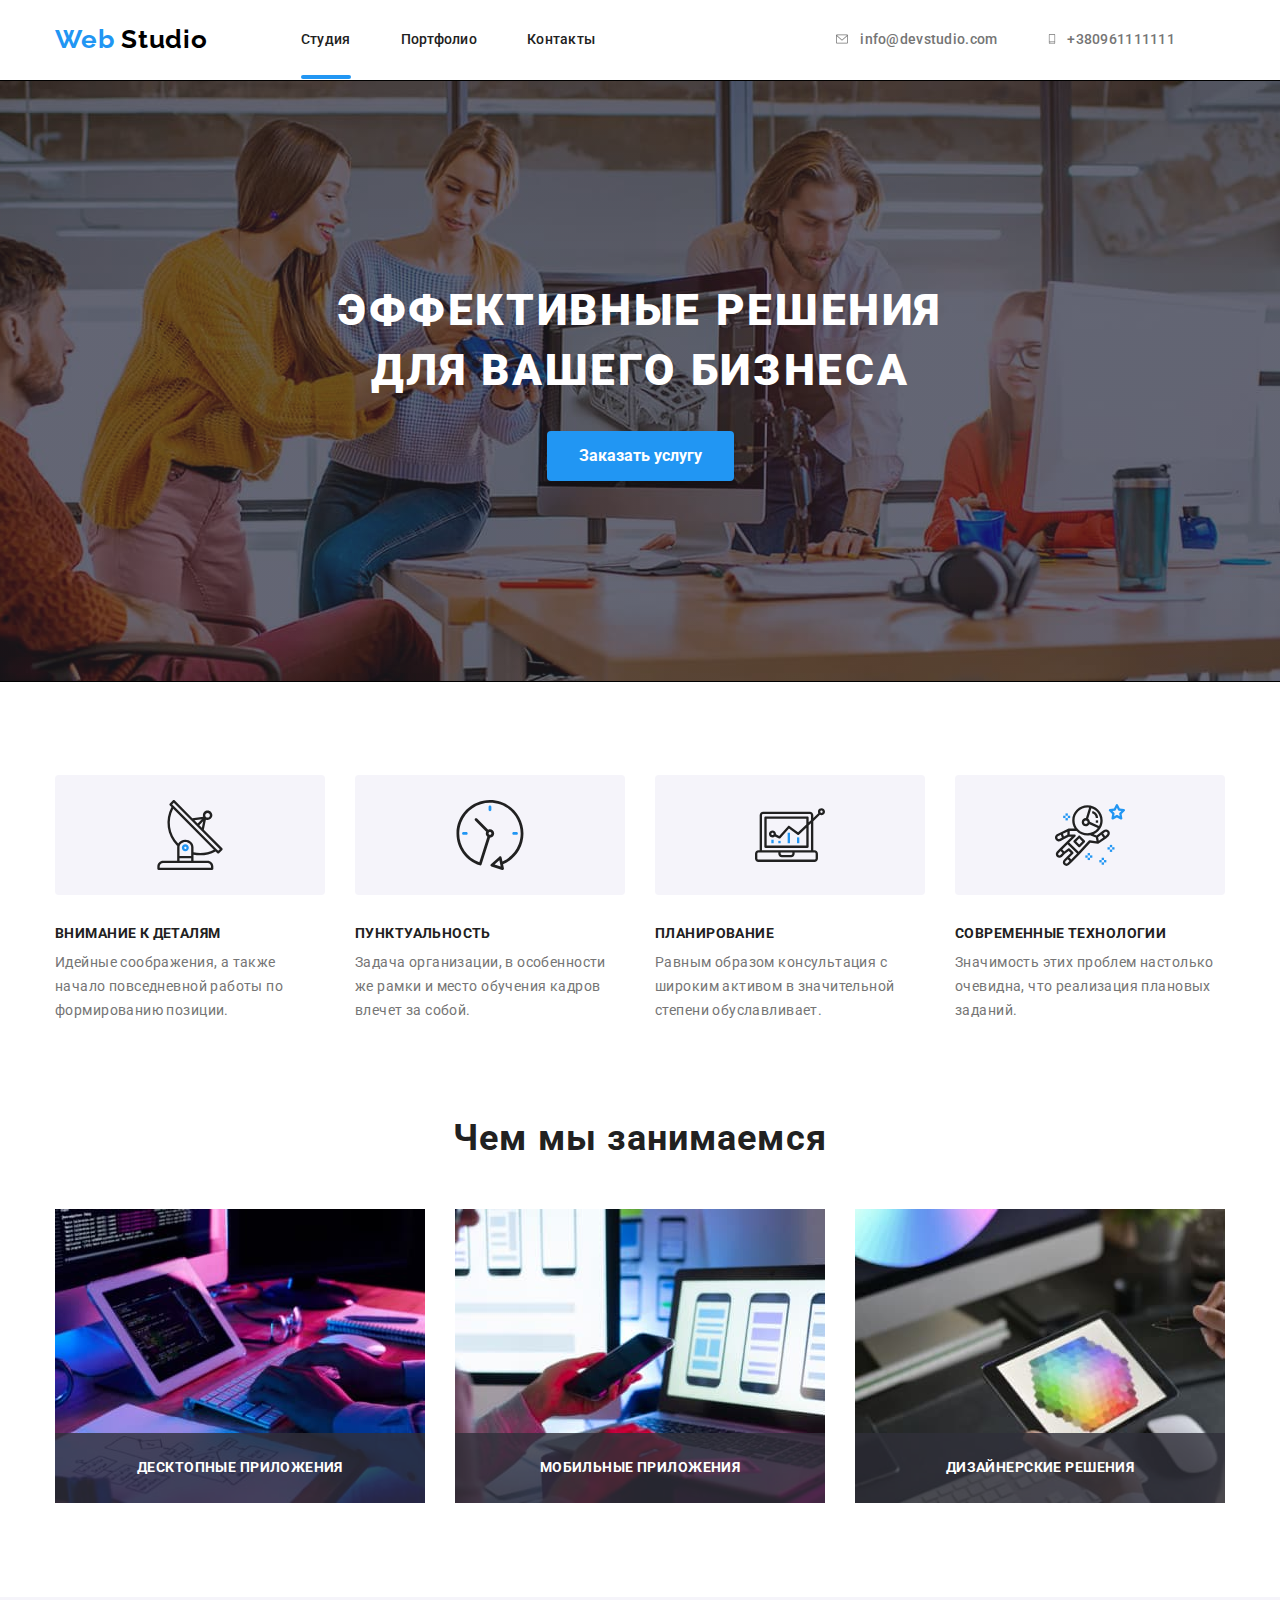
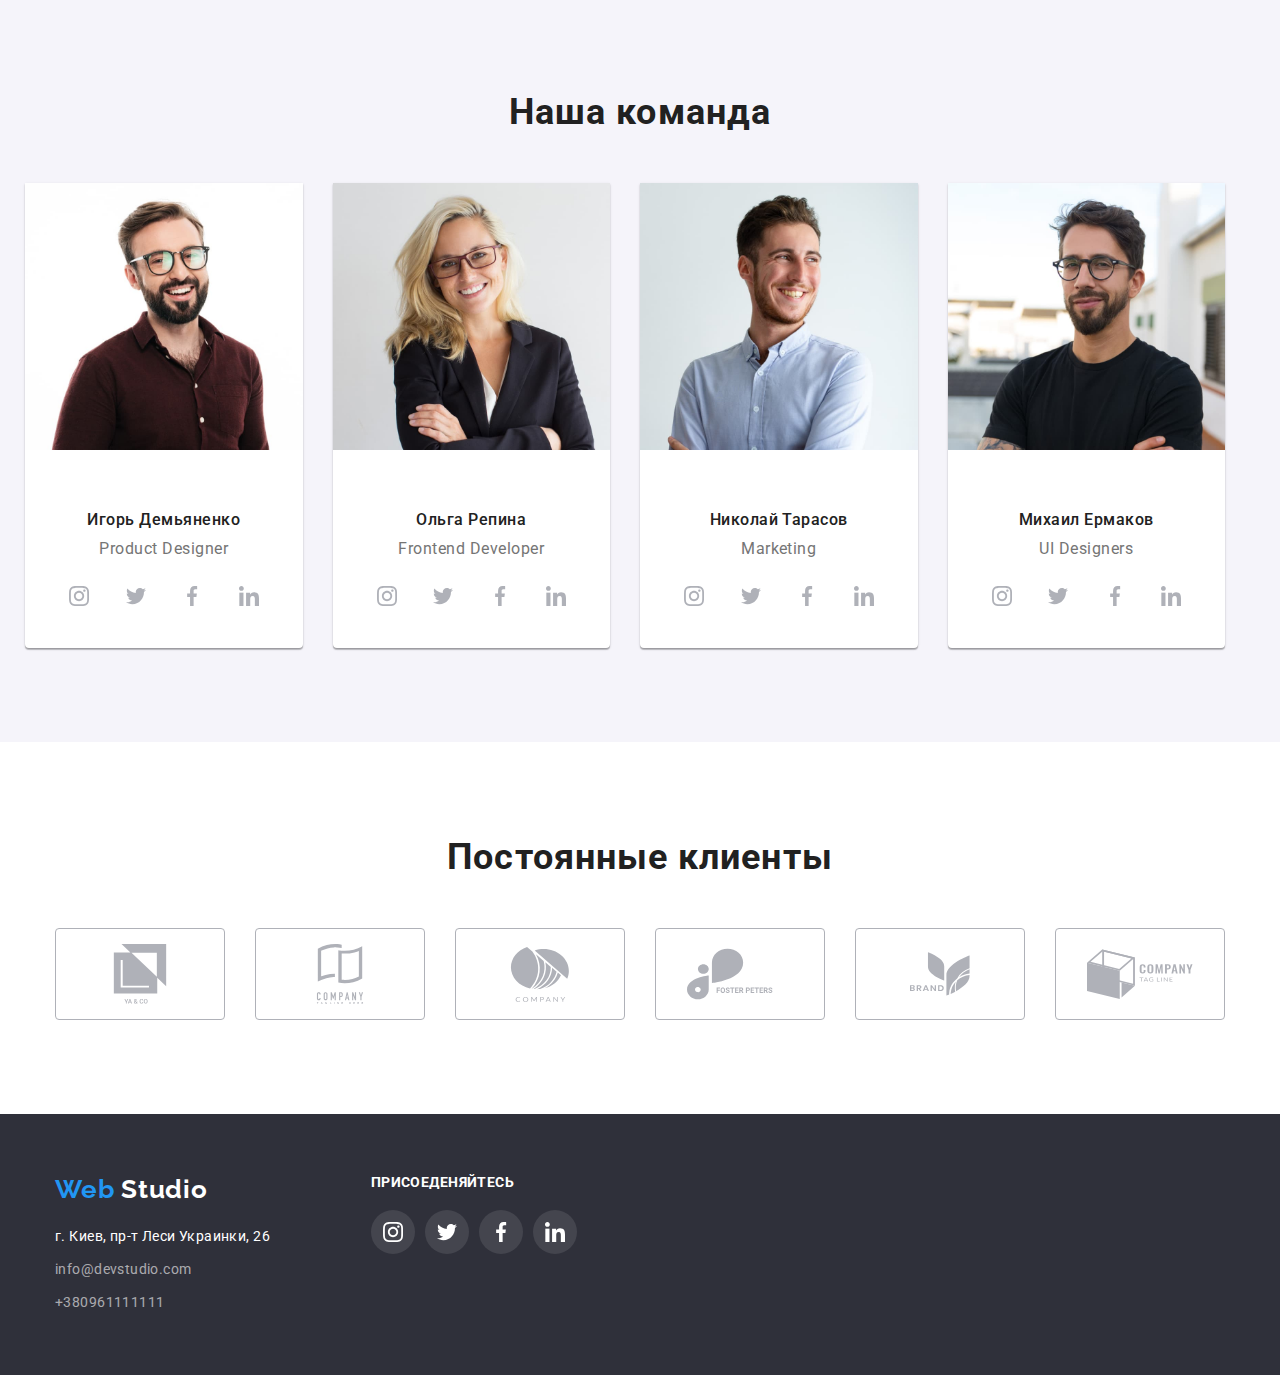
<file: index.html>
<!DOCTYPE html>
<html lang="ru">

<head>
    <meta charset="UTF-8">
    <meta http-equiv="X-UA-Compatible" content="IE=edge">
    <meta name="viewport" content="width=device-width, initial-scale=1.0">
    <title>goit-markup-hw-04</title>
    <link rel="stylesheet" href="./css/modern-normalize.css">
    <link rel="preconnect" href="https://fonts.gstatic.com">
    <link href="https://fonts.googleapis.com/css2?family=Raleway:wght@700&family=Roboto:ital,wght@0,400;0,700;0,900;1,500&display=swap" 
     rel="stylesheet">   
    <link rel="stylesheet" href="./css/style.css">
</head>
<body>

<template class="my-icons"> 
    <svg class="icons"> 
        <use href=""> </use>
    </svg>
</template>
   
<!-- шапка сайта-->
    <header class="header">
       
        <nav>
            <div class="container">
                <a href="#" class="logo"> <span class="web"> Web </span>Studio </a>
                <ul class="navigation-header">
                    <li class="navigation"><a href="./index.html" class="navigation-link current "> Студия </a></li>
                    <li class="navigation"> <a href="./portfolio.html" class="navigation-link"> Портфолио </a></li>
                    <li class="navigation"><a href="#contact" class="navigation-link"> Контакты </a></li>
                </ul>

                <ul class="media-header">
                    <li class="media-list ">
                        <a class="media-list-link" href="mail:info@devstudio.com"  > 
                            <svg class="media-list-mail-icon" wigth="16" heigth="12">
                                <use href="./image/sprite.svg#icon-email"></use>
                            </svg>
                        info@devstudio.com
                        </a>
                    </li>
                    <li class="media-list ">
                        <a class="media-list-link"  href="tel:+380961111111" > 
                            <svg  class="media-list-tel-icon" wigth="10" heigth="16">
                                <use href="./image/sprite.svg#icon-smartphone"></use>
                            </svg> +380961111111 
                        </a>
                    </li>
                </ul>
            </div>
        </nav>
    </header>
    <main>
        <!-- мой контент-->
        <section class="hero">
            <div class="overlay">
                <div class="container overlay-hero">
                    <h1 class="hero-content"> Эффективные решения <br /> для вашего бизнеса </h1>
                    <button type="button" class="service" data-modal-open> Заказать услугу </button>
                </div>
            </div>
        </section>


        <!-- наши достоинства-->
        <section class="about">
            <div class="container">
                <ul class="my-working">
                    <li class="my-working-text">
                        <h3 class="text"> Внимание к деталям </h3>
                        <p class="post-text"> Идейные соображения, а также начало повседневной работы по формированию
                            позиции.</p>
                    </li>
                    <li class="my-working-text">
                        <h3 class="text"> Пунктуальность </h3>
                        <p class="post-text"> Задача организации, в особенности же рамки и место обучения кадров влечет
                            за собой.</p>
                    </li>
                    <li class="my-working-text">
                        <h3 class="text"> Планирование </h3>
                        <p class="post-text"> Равным образом консультация с широким активом в значительной степени
                            обуславливает.</p>
                    </li>
                    <li class="my-working-text">
                        <h3 class="text"> Современные технологии </h3>
                        <p class="post-text"> Значимость этих проблем настолько очевидна, что реализация плановых
                            заданий.</p>
                    </li>
                </ul>
            </div>
        </section>
        <!-- чем мы занимаемся-->
        <section class="about-section">
            <div class="container">
                <h2 class="title"> Чем мы занимаемся </h2>
                <ul class="working-title">
                    <li class="working-title-foto"><img src="./image/box1.jpg" alt="планшет и клавиатура" width="370">
                    <h3 class="working-title-text"> ДЕСКТОПНЫЕ ПРИЛОЖЕНИЯ </h3>
                </li>
                    <li class="working-title-foto"><img src="./image/box2.jpg" alt="ноутбук и телефон" width="370">
                    <h3 class="working-title-text"> МОБИЛЬНЫЕ ПРИЛОЖЕНИЯ </h3>
                </li>
                    <li class="working-title-foto"><img src="./image/box3.jpg" alt="планшет" width="370"> 
                    <h3 class="working-title-text"> ДИЗАЙНЕРСКИЕ РЕШЕНИЯ </h3>
                </li>
                </ul>
            </div>
        </section>
        <!-- наша команда-->
        <section class="my-comands">
            <div class="container">
                <h2 class="title"> Наша команда </h2>
                <ul class="working-comands link">
                    <li class="foto-people">
                        <img src="./image/img4.jpg" alt="photo" width="270">
                        <div class="comands-item">
                            <h3 class="name-people"> Игорь Демьяненко </h3>
                            <p class="profession"> Product Designer</p>
                            <ul class="social-list">
                                <li class="social-list-item">
                                    <a href="" class="social-list-link">
                                        <svg class="social-list-icon">
                                            <use href="./image/sprite.svg#icon-instagram"></use>
                                        </svg>
                                    </a>
                                </li>
                                <li class="social-list-item">
                                    <a href="" class="social-list-link">
                                        <svg class="social-list-icon">
                                            <use href="./image/sprite.svg#icon-twitter"></use>
                                        </svg>
                                    </a>
                                </li>
                                <li class="social-list-item">
                                    <a href="" class="social-list-link">
                                        <svg class="social-list-icon">
                                            <use href="./image/sprite.svg#icon-facebook"></use>
                                        </svg>
                                    </a>
                                </li>
                                <li class="social-list-item">
                                    <a href="" class="social-list-link">
                                        <svg class="social-list-icon">
                                            <use href="./image/sprite.svg#icon-linkedin"></use>
                                        </svg>
                                    </a>
                                </li>
                            </ul>
                        </div>
                    </li>
                    <li class="foto-people">
                        <img src="./image/img1.jpg" alt="photo" width="270">
                        <div class="comands-item">
                            <h3 class="name-people"> Ольга Репина </h3>
                            <p class="profession"> Frontend Developer</p>
                            <ul class="social-list">
                                <li class="social-list-item">
                                    <a href="" class="social-list-link">
                                        <svg class="social-list-icon">
                                            <use href="./image/sprite.svg#icon-instagram"></use>
                                        </svg>
                                    </a>
                                </li>
                                <li class="social-list-item">
                                    <a href="" class="social-list-link">
                                        <svg class="social-list-icon">
                                            <use href="./image/sprite.svg#icon-twitter"></use>
                                        </svg>
                                    </a>
                                </li>
                                <li class="social-list-item">
                                    <a href="" class="social-list-link">
                                        <svg class="social-list-icon">
                                            <use href="./image/sprite.svg#icon-facebook"></use>
                                        </svg>
                                    </a>
                                </li>
                                <li class="social-list-item">
                                    <a href="" class="social-list-link">
                                        <svg class="social-list-icon">
                                            <use href="./image/sprite.svg#icon-linkedin"></use>
                                        </svg>
                                    </a>
                                </li>
                            </ul>
                        </div>
                    </li>
                    <li class="foto-people">
                        <img src="./image/img2.jpg" alt="photo" width="270">
                        <div class="comands-item">
                            <h3 class="name-people"> Николай Тарасов </h3>
                            <p class="profession"> Marketing </p>
                            <ul class="social-list">
                                <li class="social-list-item">
                                    <a href="" class="social-list-link">
                                        <svg class="social-list-icon">
                                            <use href="./image/sprite.svg#icon-instagram"></use>
                                        </svg>
                                    </a>
                                </li>
                                <li class="social-list-item">
                                    <a href="" class="social-list-link">
                                        <svg class="social-list-icon">
                                            <use href="./image/sprite.svg#icon-twitter"></use>
                                        </svg>
                                    </a>
                                </li>
                                <li class="social-list-item">
                                    <a href="" class="social-list-link">
                                        <svg class="social-list-icon">
                                            <use href="./image/sprite.svg#icon-facebook"></use>
                                        </svg>
                                    </a>
                                </li>
                                <li class="social-list-item">
                                    <a href="" class="social-list-link">
                                        <svg class="social-list-icon">
                                            <use href="./image/sprite.svg#icon-linkedin"></use>
                                        </svg>
                                    </a>
                                </li>
                            </ul>
                        </div>
                    </li>
                    <li class="foto-people">
                        <img src="./image/img3.jpg" alt="photo" width="270">
                        <div class="comands-item">
                            <h3 class="name-people"> Михаил Ермаков </h3>
                            <p class="profession"> UI Designers </p>
                            <ul class="social-list">
                                <li class="social-list-item">
                                    <a href="" class="social-list-link">
                                        <svg class="social-list-icon">
                                            <use href="./image/sprite.svg#icon-instagram"></use>
                                        </svg>
                                    </a>
                                </li>
                                <li class="social-list-item">
                                    <a href="" class="social-list-link">
                                        <svg class="social-list-icon">
                                            <use href="./image/sprite.svg#icon-twitter"></use>
                                        </svg>
                                    </a>
                                </li>
                                <li class="social-list-item">
                                    <a href="" class="social-list-link">
                                        <svg class="social-list-icon">
                                            <use href="./image/sprite.svg#icon-facebook"></use>
                                        </svg>
                                    </a>
                                </li>
                                <li class="social-list-item">
                                    <a href="" class="social-list-link">
                                        <svg class="social-list-icon">
                                            <use href="./image/sprite.svg#icon-linkedin"></use>
                                        </svg>
                                    </a>
                                </li>
                            </ul>
                        </div>
                    </li>
                </ul>
            </div>
        </section>
    <!-- clients-->
        <section class="clients">
            <div class="container"> 
            <h2 class="title title-clients"> Постоянные клиенты </h2>
                <ul class="clients-list">
                    <li class="clients-list-item">
                        <a href="" class="clients-list-link ">
                            <svg class="clients-list-icon"  >
                                <use href="./image/sprite.svg#icon-ya-co"></use>
                            </svg>
                        </a>
                    </li>
                    <li class="clients-list-item">
                        <a href="" class="clients-list-link ">
                            <svg class="clients-list-icon" >
                                <use href="./image/sprite.svg#icon-company1"></use>
                            </svg>
                        </a>
                    </li>
                    <li class="clients-list-item">
                        <a href="" class="clients-list-link ">
                            <svg class="clients-list-icon"  >
                                <use href="./image/sprite.svg#icon-company2" ></use>
                            </svg>
                        </a>
                    </li>
                    <li class="clients-list-item">
                        <a href="" class="clients-list-link ">
                            <svg class="clients-list-icon" >
                                <use href="./image/sprite.svg#icon-foster" ></use>
                            </svg>
                        </a>
                    </li>
                    <li class="clients-list-item">
                        <a href="" class="clients-list-link ">
                            <svg class="clients-list-icon" >
                                <use href="./image/sprite.svg#icon-brand" ></use>
                            </svg>
                        </a>
                    </li>
                    <li class="clients-list-item">
                        <a href="" class="clients-list-link ">
                            <svg class="clients-list-icon ">
                                <use href="./image/sprite.svg#icon-company3" ></use>
                            </svg>
                        </a>
                    </li>
                </ul>
            </div>
        </section>
    </main>

    <footer id="contact" class="contacts">
         <div class="footer-container container"> 
            <div class="adress-container">
                <a href="./index.html" class="logo"> <span class="web"> Web </span> <span class="studio"> Studio </span></a>
                <address>
                    <ul class="adress">
                        <li> <a href="https://goo.gl/maps/ESSd1pkrP5yE3eQQ7" class="adress-list"> г. Киев, пр-т Леси
                                Украинки, 26 </a>
                        </li>
                        <li><a href="mail:info@devstudio.com" class="mail-list"> info@devstudio.com </a></li>
                        <li><a href="tel:+380961111111" class="tel-list">+380961111111</a></li>
                    </ul>
                </address>
            </div>
            <div class="footer-social">
                    <p class="footer-title">ПРИСОЕДЕНЯЙТЕСЬ</p> 
                    <ul class="social-list-footer">
                        <li class="social-list-item-footer">
                            <a href="" class="social-list-link-footer">
                                <svg class="social-list-icon-footer">
                                    <use href="./image/sprite.svg#icon-instagram"></use>
                                </svg>
                            </a>
                        </li>
                        <li class="social-list-item-footer">
                            <a href="" class="social-list-link-footer">
                                <svg class="social-list-icon-footer">
                                    <use href="./image/sprite.svg#icon-twitter"></use>
                                </svg>
                            </a>
                        </li>
                        <li class="social-list-item-footer">
                            <a href="" class="social-list-link-footer">
                                <svg class="social-list-icon-footer">
                                    <use href="./image/sprite.svg#icon-facebook"></use>
                                </svg>
                            </a>
                        </li>
                        <li class="social-list-item-footer">
                            <a href="" class="social-list-link-footer">
                                <svg class="social-list-icon-footer">
                                    <use href="./image/sprite.svg#icon-linkedin"></use>
                                </svg>
                            </a>
                        </li>
                    </ul>
                
                
            </div>
            
        </div>

    </footer>

<div class="backdrop is-hidden" data-modal> 
    <div class="modal">
        <button type="button" class="close-btn" data-modal-close> 
            <svg class="close">
                <use href="./image/sprite.svg#icon-vector"> </use>
            </svg> 
        </button>
    </div>

</div>

<script src="./js/modal.js"></script>

</body>

</html>

</html>
</file>
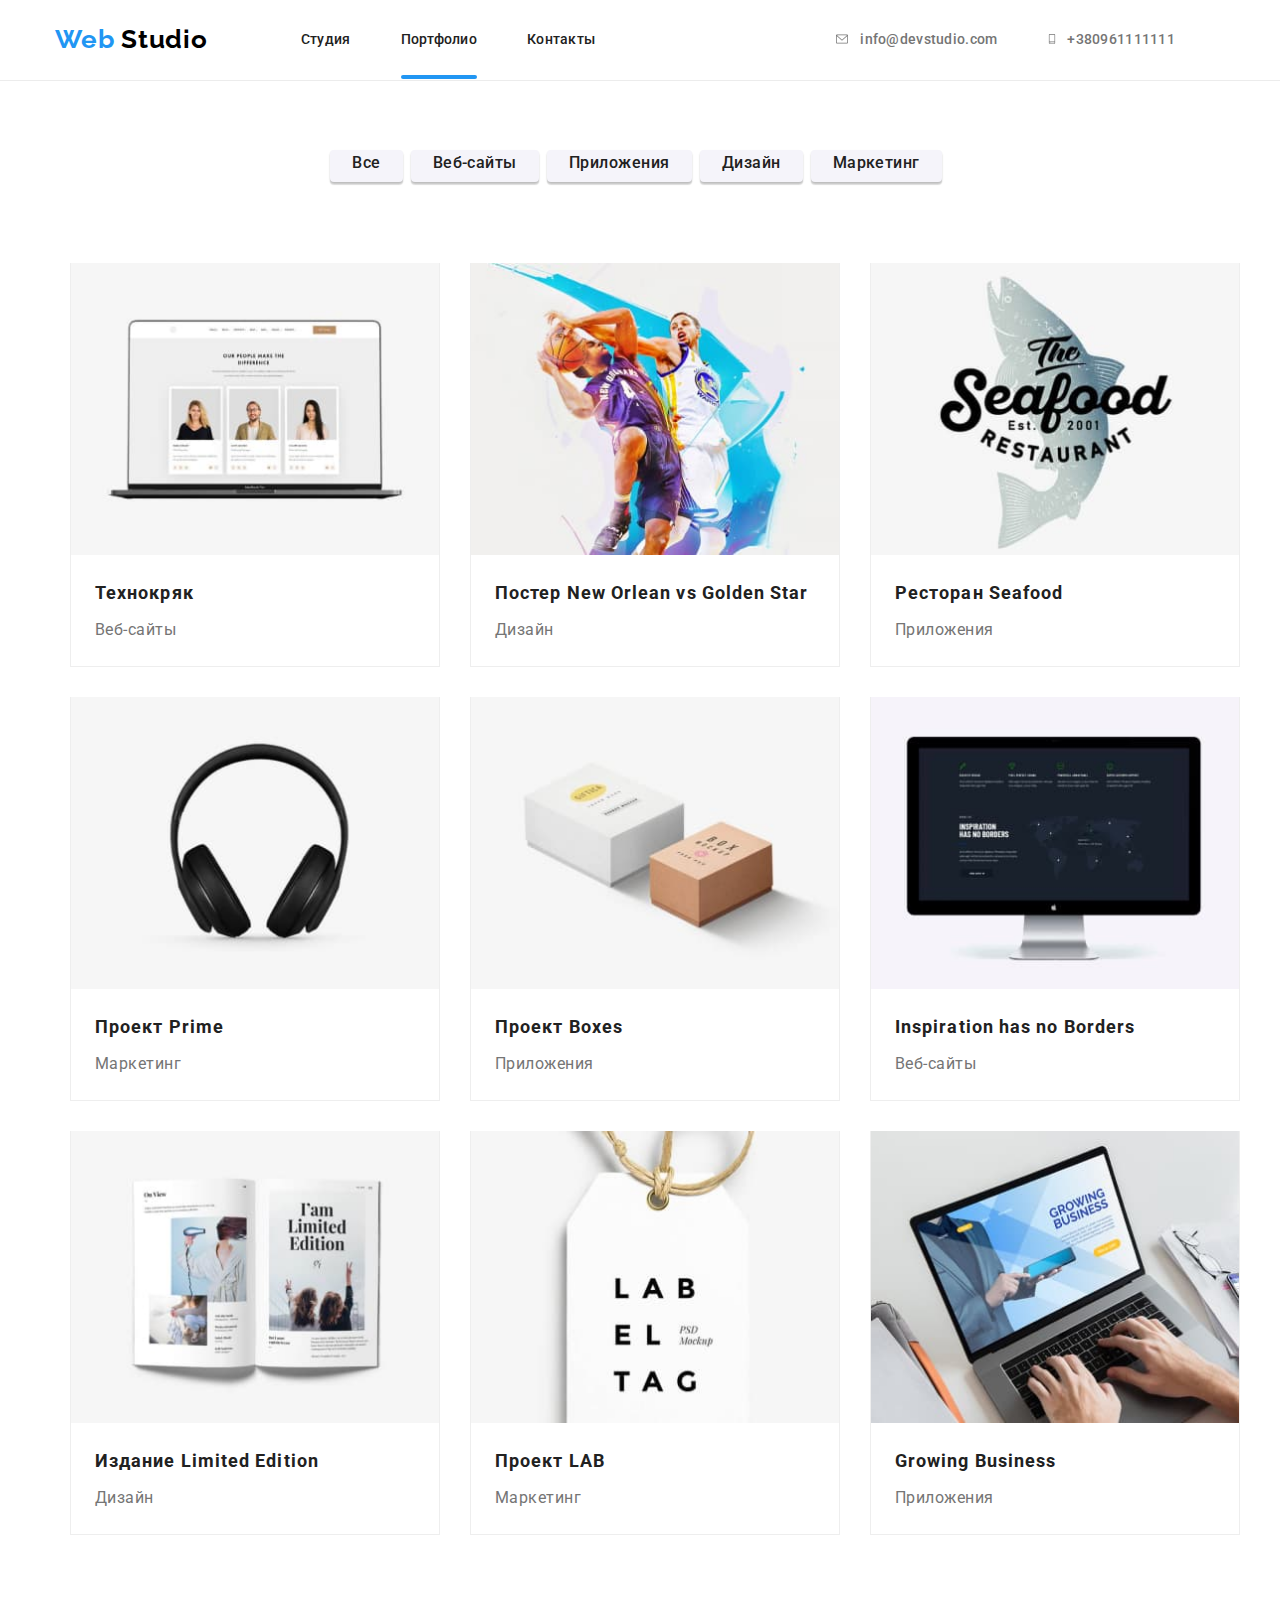
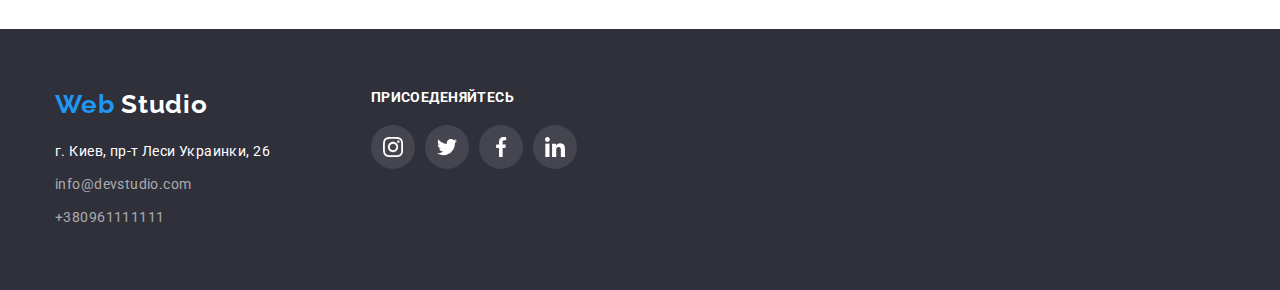
<file: portfolio.html>
<!DOCTYPE html>
<html lang="ru">

<head>
    <meta charset="UTF-8">
    <meta http-equiv="X-UA-Compatible" content="IE=edge">
    <meta name="viewport" content="width=device-width, initial-scale=1.0">
    <title>goit-markup-hw-04</title>
    <link rel="stylesheet" href="./css/modern-normalize.css">
    <link rel="preconnect" href="https://fonts.gstatic.com">
    <link href="https://fonts.googleapis.com/css2?family=Raleway:wght@700&family=Roboto:ital,wght@0,400;0,700;0,900;1,500&display=swap" rel="stylesheet">
    <link rel="stylesheet" href="./css/style.css">

</head>

<body>
<header class="header">

    <nav>
        <div class="container">
            <a href="#" class="logo"> <span class="web"> Web </span>Studio </a>
            <ul class="navigation-header">
                <li class="navigation"><a href="./index.html" class="navigation-link"> Студия </a></li>
                <li class="navigation"> <a href="./portfolio.html" class="navigation-link current"> Портфолио </a></li>
                <li class="navigation"><a href="#contact" class="navigation-link"> Контакты </a></li>
            </ul>

            <ul class="media-header">
                <li class="media-list ">
                    <a class="media-list-link" href="mail:info@devstudio.com">
                        <svg class="media-list-mail-icon" wigth="16" heigth="12">
                            <use href="./image/sprite.svg#icon-email"></use>
                        </svg>
                        info@devstudio.com
                    </a>
                </li>
                <li class="media-list ">
                    <a class="media-list-link" href="tel:+380961111111">
                        <svg class="media-list-tel-icon" wigth="10" heigth="16">
                            <use href="./image/sprite.svg#icon-smartphone"></use>
                        </svg> +380961111111
                    </a>
                </li>
            </ul>
        </div>
    </nav>
</header>

    <main>
        <!--кнопки навигации-->
        <section class="portfolio-section">

            <h1 class=" project"> Проeкты </h1>


            <ul class="sign-link-btn">
                <li> <button type="button" class="sign-link"> Все </button></li>
                <li> <button type="button" class="sign-link"> Веб-сайты </button></li>
                <li> <button type="button" class="sign-link"> Приложения </button></li>
                <li> <button type="button" class="sign-link"> Дизайн </button></li>
                <li> <button type="button" class="sign-link"> Маркетинг </button></li>
            </ul>




            <!-- портфолио-->
        <div class=" ">
            <ul class="portfolio">        
                <li class="portfolio-list-list">
                    <a href="./" class="portfolio-list">
                        <div class="team-portfolio-img"><img class="portfilio-img" src="./image/portfolio/portfolio1.jpg" alt="photo" width="370">
                        <p class="overlay-portfolio"> Технокряк это современная площадка распространения коронавируса. Компании используют эту платформу для цифрового
                        шпионажа и атак на защищённые сервера конкурентов.</p>
                        </div>
                        <div class="portfolio-item">
                            <h2 class="portfolio-name"> Технокряк </h2>
                            <p class="portfolio-nav"> Веб-сайты </p>
                        </div>
                    </a>
                </li>
                <li class="portfolio-list-list">
                    <a href="./" class="portfolio-list">
                        <div class="team-portfolio-img"><img class="portfilio-img" src="./image/portfolio/portfolio2.jpg" alt="photo" width="370">
                            <p class="overlay-portfolio"> Технокряк это современная площадка распространения коронавируса. Компании используют эту
                                платформу для цифрового
                                шпионажа и атак на защищённые сервера конкурентов.</p>
                            </div>
                            <div class="portfolio-item">
                            <h2 class="portfolio-name"> Постер New Orlean vs Golden Star </h2>
                            <p class="portfolio-nav"> Дизайн </p>
                        </div>
                    </a>
                </li>
                <li class="portfolio-list-list">
                    <a href="./" class="portfolio-list">
                        <div class="team-portfolio-img"><img class="portfilio-img" src="./image/portfolio/portfolio3.jpg" alt="photo" width="370">
                            <p class="overlay-portfolio"> Технокряк это современная площадка распространения коронавируса. Компании используют эту
                                платформу для цифрового
                                шпионажа и атак на защищённые сервера конкурентов.</p>
                            </div>
                            <div class="portfolio-item">
                            <h2 class="portfolio-name"> Ресторан Seafood </h2>
                            <p class="portfolio-nav"> Приложения </p>
                        </div>
                    </a>
                </li>
                <li class="portfolio-list-list">
                    <a href="./" class="portfolio-list">
                        <div class="team-portfolio-img"><img class="portfilio-img" src="./image/portfolio/portfolio4.jpg" alt="photo" width="370">
                            <p class="overlay-portfolio"> Технокряк это современная площадка распространения коронавируса. Компании используют эту
                                платформу для цифрового
                                шпионажа и атак на защищённые сервера конкурентов.</p>
                            </div>
                            <div class="portfolio-item">
                            <h2 class="portfolio-name"> Проект Prime </h2>
                            <p class="portfolio-nav"> Маркетинг </p>
                        </div>
                    </a>
                </li>
                <li class="portfolio-list-list">
                    <a href="./" class="portfolio-list">
                        <div class="team-portfolio-img"><img class="portfilio-img" src="./image/portfolio/portfolio5.jpg" alt="photo" width="370">
                            <p class="overlay-portfolio"> Технокряк это современная площадка распространения коронавируса. Компании используют эту
                                платформу для цифрового
                                шпионажа и атак на защищённые сервера конкурентов.</p>
                            </div>
                            <div class="portfolio-item">
                            <h2 class="portfolio-name"> Проект Boxes </h2>
                            <p class="portfolio-nav"> Приложения </p>
                        </div>
                    </a>
                </li>
                <li class="portfolio-list-list">
                    <a href="./" class="portfolio-list">
                        <div class="team-portfolio-img"><img class="portfilio-img" src="./image/portfolio/portfolio6.jpg" alt="photo" width="370">
                            <p class="overlay-portfolio"> Технокряк это современная площадка распространения коронавируса. Компании используют эту
                                платформу для цифрового
                                шпионажа и атак на защищённые сервера конкурентов.</p>
                            </div>
                            <div class="portfolio-item">
                            <h2 class="portfolio-name"> Inspiration has no Borders </h2>
                            <p class="portfolio-nav"> Веб-сайты </p>
                        </div>
                    </a>

                </li>
                <li class="portfolio-list-list">
                    <a href="./" class="portfolio-list">
                        <div class="team-portfolio-img"><img class="portfilio-img" src="./image/portfolio/portfolio7.jpg" alt="photo" width="370">
                            <p class="overlay-portfolio"> Технокряк это современная площадка распространения коронавируса. Компании используют эту
                                платформу для цифрового
                                шпионажа и атак на защищённые сервера конкурентов.</p>
                            </div>
                            <div class="portfolio-item">
                            <h2 class="portfolio-name"> Издание Limited Edition </h2>
                            <p class="portfolio-nav"> Дизайн </p>
                        </div>
                    </a>
                </li>
                <li class="portfolio-list-list">
                    <a href="./" class="portfolio-list">
                        <div class="team-portfolio-img"><img class="portfilio-img" src="./image/portfolio/portfolio8.jpg" alt="photo" width="370">
                            <p class="overlay-portfolio"> Технокряк это современная площадка распространения коронавируса. Компании используют эту
                                платформу для цифрового
                                шпионажа и атак на защищённые сервера конкурентов.</p>
                            </div>
                            <div class="portfolio-item">
                            <h2 class="portfolio-name"> Проект LAB </h2>
                            <p class="portfolio-nav"> Маркетинг </p>
                        </div>
                    </a>
                </li>
                <li class="portfolio-list-list">
                    <a href="./" class="portfolio-list">
                        <div class="team-portfolio-img"><img class="portfilio-img" src="./image/portfolio/portfolio9.jpg" alt="photo" width="370">
                        <p class="overlay-portfolio"> Технокряк это современная площадка распространения коронавируса. Компании используют эту
                            платформу для цифрового
                            шпионажа и атак на защищённые сервера конкурентов.</p>
                        </div>
                            <div class="portfolio-item">
                            <h2 class="portfolio-name"> Growing Business </h2>
                            <p class="portfolio-nav"> Приложения </p>
                        </div>

                    </a>
                </li>
            </ul>
        </div>
        </section>
    </main>
    <footer id="contact" class="contacts">
        <div class="footer-container container">
            <div class="adress-container">
                <a href="./index.html" class="logo"> <span class="web"> Web </span> <span class="studio"> Studio </span></a>
                <address>
                    <ul class="adress">
                        <li> <a href="https://goo.gl/maps/ESSd1pkrP5yE3eQQ7" class="adress-list"> г. Киев, пр-т Леси
                                Украинки, 26 </a>
                        </li>
                        <li><a href="mail:info@devstudio.com" class="mail-list"> info@devstudio.com </a></li>
                        <li><a href="tel:+380961111111" class="tel-list">+380961111111</a></li>
                    </ul>
                </address>
            </div>
            <div class="footer-social">
                <p class="footer-title">ПРИСОЕДЕНЯЙТЕСЬ</p>
                <ul class="social-list-footer">
                    <li class="social-list-item-footer">
                        <a href="" class="social-list-link-footer">
                            <svg class="social-list-icon-footer">
                                <use href="./image/sprite.svg#icon-instagram"></use>
                            </svg>
                        </a>
                    </li>
                    <li class="social-list-item-footer">
                        <a href="" class="social-list-link-footer">
                            <svg class="social-list-icon-footer">
                                <use href="./image/sprite.svg#icon-twitter"></use>
                            </svg>
                        </a>
                    </li>
                    <li class="social-list-item-footer">
                        <a href="" class="social-list-link-footer">
                            <svg class="social-list-icon-footer">
                                <use href="./image/sprite.svg#icon-facebook"></use>
                            </svg>
                        </a>
                    </li>
                    <li class="social-list-item-footer">
                        <a href="" class="social-list-link-footer">
                            <svg class="social-list-icon-footer">
                                <use href="./image/sprite.svg#icon-linkedin"></use>
                            </svg>
                        </a>
                    </li>
                </ul>
    
    
            </div>
    
        </div>
    
    </footer>
</body>

</html>
</file>
<file: css/style.css>
:root {
  --touch-color: rgba(33, 150, 243, 1);
  --while-color: rgba(255, 255, 255, 1);
  --black-color: #212121;
  --background-color: #2f303a;
  --color-grey: rgba(117, 117, 117, 1);
  --main-font: "Roboto", sans-serif;
  --accent-font: "Raleway", sans-serif;
}
body {
  font-family: var(--main-font);
  color: var(--black-color);
}
/*убрать точки списка*/
ul {
  list-style: none;
}
/*наследуй цвет шрифта от родителя*/
a {
  color: inherit;
  /*убрали нижнее подчеркивание*/
  text-decoration: none;
}

img {
  display: block;
  width: 100%;
  height: auto;
}

.container {
  width: 1200px;
  margin-right: auto;
  margin-left: auto;
  padding: 0 15px;
}
/*header*/
.header {
  border-bottom: 1px solid #ececec;
}

.header .container {
  padding-top: 24px;
  padding-bottom: 25px;
  display: flex;
}

.nav {
  display: flex;
}

.navigation-header {
  display: flex;
  align-items: center;
  justify-content: space-between;
}
.media-header {
  display: flex;
  fill: var(--color-grey);
}
.media-list {
  display: flex;
  align-items: center;
}
.media-list-link {
  display: flex;
  align-items: center;
}
.media-list-mail-icon {
  width: 16px;
  height: 12px;
  margin-right: 10px;
  fill: currentColor;
}

.media-list-tel-icon {
  width: 10px;
  height: 16px;
  margin-right: 10px;
  fill: currentColor;
}

.media-list-mail-icon:focus,
.media-list-mail-icon:hover,
.media-list-tel-icon:hover,
.media-list-tel-icon:focus {
  fill: rgba(33, 150, 243, 1);
}
.logo {
  color: rgba(0, 0, 0, 1);
  font-family: var(--accent-font);
  font-style: normal;
  font-weight: bold;
  font-size: 26px;
  line-height: 1.192;
  letter-spacing: 0.03em;
  margin-right: 93px;
}

.web {
  color: var(--touch-color);
}

.navigation-link:hover,
.navigation-link:focus {
  color: var(--touch-color);
}

.navigation-link:not(:last-child) {
  margin-right: 50px;
}

.navigation {
  font: var(--main-font);
  font-weight: 500;
  font-size: 14px;
  line-height: 1.172;
  letter-spacing: 0.02em;
  margin-right: 50px;
}

.media-header {
  display: flex;
  align-items: center;
  justify-content: space-between;
  margin-left: auto;
}
.media-list-link {
  transition: color 250ms linear;
  transition-timing-function: cubic-bezier(0.4, 0, 0.2, 1);
}
.media-list-link:hover,
.media-list-link:focus {
  color: var(--touch-color);
}

.media-list {
  font: var(--main-font);
  color: var(--color-grey);
  font-weight: 500;
  font-size: 14px;
  line-height: 1.143;
  letter-spacing: 0.02em;
  margin-right: 50px;
}
.navigation-link {
  display: block;
  align-items: center;
  position: relative;
  transition: color 250ms linear;
  transition-timing-function: cubic-bezier(0.4, 0, 0.2, 1);
}
.navigation-link.current::after {
  content: "";
  display: block;
  width: 100%;
  height: 4px;
  background-color: #2196f3;
  margin: 0 auto;
  border-radius: 2px;
  color: var(--touch-color);
  position: absolute;
  top: 44px;
  left: 0;
}

/*========style index============*/

.overlay {
  height: 600px;
  max-width: 1600px;
  outline: 1px solid black;
  margin-left: auto;
  margin-right: auto;
  background-image: linear-gradient(
      rgba(47, 48, 58, 0.4),
      rgba(47, 48, 58, 0.4)
    ),
    url("../image/backgroud.jpg");
  background-color: var(--background-color);
  background-size: cover;
  background-position: center;
  background-repeat: no-repeat;
}

.hero .container {
  padding-top: 200px;
  padding-right: auto;
  padding-bottom: 200px;
  padding-left: auto;
}
.hero-content {
  margin-bottom: 30px;
  text-align: center;
  color: var(--while-color);
  font-weight: 900;
  font-size: 44px;
  line-height: 1.363;
  letter-spacing: 0.06em;
  text-transform: uppercase;
}

h1 {
  color: var(--while-color);
  font-weight: 900;
  font-size: 44px;
  line-height: 1.363;
  letter-spacing: 0.06em;
  text-transform: uppercase;
}

/*======button=======*/
.hero .service {
  margin-left: auto;
  margin-right: auto;
}

.service:hover,
.service:focus {
  background-color: #188ce8;
}

.service {
  background: #2196f3;
  color: rgba(255, 255, 255, 1);
  box-shadow: 0px 4px 4px rgba(0, 0, 0, 0.15);
  display: flex;
  padding: 10px 32px;
  letter-spacing: 1.875;
  font-weight: bold;
  font-size: 16px;
  line-height: 1.875;
  cursor: pointer;
  border-radius: 4px;
  border: none;
  transition: color 250ms linear;
  transition-timing-function: cubic-bezier(0.4, 0, 0.2, 1);
}
/*======About========*/

.about {
  padding-top: 94px;
  padding-bottom: 94px;
}
.about .my-working {
  display: flex;
  align-items: center;
  justify-content: space-between;
}
.my-working-text:not(:last-child) {
  margin-right: 30px;
}
.my-working-text::before {
  display: block;
  width: 270px;
  height: 120px;
  content: "";
  margin-left: auto;
  margin-right: auto;
  background-size: 70px;
  background-position: center;
  background-repeat: no-repeat;
  margin-bottom: 30px;
}

.my-working-text:nth-child(1)::before {
  background-image: url("../image/icons.svg/antenna1.svg");
  background-color: #f5f4fa;
  border-radius: 4px;
}
.my-working-text:nth-child(2)::before {
  background-image: url("../image/icons.svg/clock1.svg");
  background-color: #f5f4fa;
  border-radius: 4px;
}
.my-working-text:nth-child(3)::before {
  background-image: url("../image/icons.svg/diagram1.svg");
  background-color: #f5f4fa;
  border-radius: 4px;
}
.my-working-text:nth-child(4)::before {
  background-image: url("../image/icons.svg/astronaut1.svg");
  background-color: #f5f4fa;
  border-radius: 4px;
}

.text {
  color: var(--black-color);
  font-weight: 700;
  font-size: 14px;
  line-height: 1.143;
  letter-spacing: 0.03em;
  text-transform: uppercase;
}
.post-text {
  flex-wrap: wrap;
  margin-top: 10px;
  width: 270px;
}

.post-text {
  color: var(--color-grey);
  font-weight: normal;
  font-size: 14px;
  line-height: 1.714;
  letter-spacing: 0.03em;
}
/*======= TITLE===========*/
.about-section {
  padding-bottom: 94px;
}
.about-section .title {
  margin-bottom: 50px;
}

.title {
  text-align: center;
  color: var(--black-color);
  font-weight: bold;
  font-size: 36px;
  letter-spacing: 0.03em;
  line-height: 1.167;
}
.working-title {
  display: flex;
  margin-top: -30px;
  margin-left: -30px;
}
.working-title-foto {
  position: relative;
  flex-wrap: wrap;
  margin-top: 30px;
  margin-left: 30px;
}
.working-title-text {
  position: absolute;
  bottom: 0;
  left: 0;

  font-family: var(--main-font);
  font-weight: bold;
  font-size: 14px;
  line-height: 1.14;
  text-align: center;
  letter-spacing: 0.03em;
  text-transform: uppercase;
  color: #ffffff;

  width: 370px;
  height: 70px;
  background: rgba(47, 48, 58, 0.8);

  display: flex;
  margin: 0 auto;
  justify-content: center;
  align-items: center;
}
/*====MY COMANDS========*/

.my-comands {
  padding-top: 94px;
  padding-bottom: 94px;
  background-color: #f5f4fa;
}

.my-comands .title {
  margin-bottom: 50px;
  text-align: center;
}
.comands-item {
  margin-top: 30px;
  margin-bottom: 30px;
  padding-top: 30px;
  padding-left: 32px;
  padding-right: 32px;
}
.working-comands {
  display: flex;
  text-align: center;
  margin-left: -30px;
  flex-basis: calc((100%-120) / 4);
}

.foto-people {
  background-color: white;
  box-shadow: 0px 1px 3px rgba(0, 0, 0, 0.12), 0px 1px 1px rgba(0, 0, 0, 0.14),
    0px 2px 1px rgba(0, 0, 0, 0.2);
  border-radius: 0px 0px 4px 4px;
}

.foto-people:not(:last-child) {
  margin-right: 30px;
}

.my-comands .name-people {
  margin-bottom: 10px;
}
.name-people {
  color: var(--black-color);
  font-weight: 500;
  font-size: 16px;
  letter-spacing: 0.03em;
  line-height: 1.187;
}

.profession {
  font-family: var(--main-font);
  color: var(--color-grey);
  font-weight: 400;
  font-size: 16px;
  line-height: 1.187;
  letter-spacing: 0.03em;
  margin-bottom: 16px;
}
.social-list {
  display: flex;
  justify-content: space-between;
}
.social-list-link {
  display: flex;
  align-items: center;
  justify-content: center;
  fill: #afb1b8;
  width: 44px;
  height: 44px;
  border-radius: 50%;
  background-color: #ffffff;
  transition: color 250ms linear;
  transition-timing-function: cubic-bezier(0.4, 0, 0.2, 1);
}
.social-list-link:focus,
.social-list-link:hover {
  fill: #ffffff;
  background-color: #2196f3;
}
.social-list-icon {
  width: 20px;
  height: 20px;
}
/*========clients===========*/
.clients {
  padding-top: 94px;
  padding-bottom: 94px;
}

.title-clients {
  margin-bottom: 50px;
}
.clients-list {
  display: flex;
  justify-content: space-between;
}
.clients-list-link {
  display: flex;
  align-items: center;
  justify-content: center;
  width: 170px;
  height: 92px;
  border: 1px solid #afb1b8;
  border-radius: 4px;
  color: #afb1b8;
  transition: color 250ms linear;
  transition-timing-function: cubic-bezier(0.4, 0, 0.2, 1);
}
.clients-list-icon {
  width: 106px;
  height: 60px;
  fill: currentColor;
}
.clients-list-link:hover,
.clients-list-link:focus {
  color: #2196f3;
  border: 1px solid #2196f3;
}

/*=====style portfolio=========*/

.portfolio-section {
  width: 1200px;
  padding: 94px auto;
  margin: auto;
}

.project {
  color: transparent;
}
/*button*/
.sign-link-btn {
  display: flex;
  justify-content: center;
  flex-wrap: wrap;
  margin-bottom: 50px;
  margin-top: 8px;
  border: 1px solid transparent;
}

.sign-link {
  padding-right: 22px;
  padding-bottom: 6px;
  padding-left: 22px;
  font-family: var(--main-font);
  font-weight: 500;
  font-size: 16px;
  line-height: 1.62;
  text-align: center;
  letter-spacing: 0.03em;
  color: var(--black-color);
  background-color: #f5f4fa;
  cursor: pointer;
  border: none;
  border-radius: 4px;
  box-shadow: 0px 3px 1px rgba(0, 0, 0, 0.1), 0px 1px 2px rgba(0, 0, 0, 0.08),
    0px 2px 2px rgba(0, 0, 0, 0.12);
  margin-right: 8px;
  transition: color 250ms linear;
  transition-timing-function: cubic-bezier(0.4, 0, 0.2, 1);
}

.sign-link:hover,
.sign-link:focus,
.sign-link:active {
  color: var(--while-color);
  background: #2196f3;
}

.portfolio {
  margin: auto;
  display: flex;
  flex-wrap: wrap;
  justify-content: center;
  padding-bottom: 94px;
  flex-basis: calc((100% - 90px) / 3);
}

.portfolio-list-list {
  margin-top: -30px;
  margin-left: -30px;
}
.portfolio-list-list {
  margin-top: 30px;
  margin-left: 30px;
}

.portfolio-list {
  width: 370px;
  height: 404px;
  border-left: 1px solid #eeeeee;
  border-right: 1px solid #eeeeee;
  border-bottom: 1px solid #eeeeee;
  position: relative;
  display: block;
  transition: color 250ms linear;
  transition-timing-function: cubic-bezier(0.4, 0, 0.2, 1);
}

.portfolio-list:focus,
.portfolio-list:hover {
  background-color: var(--while-color);
  box-shadow: 1px 4px 6px rgba(0, 0, 0, 0.16), 0px 4px 4px rgba(0, 0, 0, 0.6),
    0px 1px 1px rgba(0, 0, 0, 0.12);
}

.portfolio-item {
  padding-left: 24px;
  padding-top: 20px;
}
.portfolio-img {
  font-weight: bold;
  font-size: 18px;
  line-height: 36px;
  color: var(--black-color);
}

.portfolio-name {
  font-weight: bold;
  font-size: 18px;
  line-height: 2;
  letter-spacing: 0.06em;
  color: var(--black-color);
  margin-bottom: 4px;
}
.portfolio-nav {
  font-weight: normal;
  font-size: 16px;
  line-height: 1.88;
  letter-spacing: 0.03em;
  color: #757575;
}
.overlay-portfolio {
  background: rgba(33, 150, 243, 0.9);
  font-family: var(--main-font);
  font-size: 18px;
  line-height: 1.56;
  letter-spacing: 0.03em;
  color: #ffffff;
  padding-top: 64px;
  padding-left: 23px;
  position: absolute;
  top: 0;
  left: 0;
  height: 100%;
  width: 100%;
  overflow: auto;
  transition: transform 500ms linear;
  transform: translateY(100%);
}

.team-portfolio-img {
  position: relative;
  overflow: hidden;
}
.portfolio-list:hover .overlay-portfolio,
.portfolio-list:focus .overlay-portfolio {
  transform: translateY(0%);
}

/*===== footer======*/
.footer-container {
  display: flex;
}
.contacts {
  padding-top: 60px;
  padding-bottom: 60px;
}

.contacts {
  background-color: rgba(47, 48, 58, 1);
}
.adress-container {
  margin-right: 70px;
}
.studio {
  color: var(--while-color);
}
.contacts .logo {
  margin-bottom: 20px;
}
.adress-list {
  transition: color 250ms linear;
  transition-timing-function: cubic-bezier(0.4, 0, 0.2, 1);
  margin-bottom: 9px;
}
.mail-list {
  transition: color 250ms linear;
  transition-timing-function: cubic-bezier(0.4, 0, 0.2, 1);
  color: rgba(255, 255, 255, 0.6);
  margin-bottom: 9px;
}
.tel-list {
  transition: color 250ms linear;
  transition-timing-function: cubic-bezier(0.4, 0, 0.2, 1);
  color: rgba(255, 255, 255, 0.6);
}
.adress {
  color: var(--while-color);
  font-family: var(--main-font);
  font-size: 14px;
  line-height: 1.714;
  letter-spacing: 0.03em;
}
.adress-list:hover,
.adress-list:focus,
.mail-list:hover,
.mail-list:focus,
.tel-list:hover,
.tel-list:focus {
  color: var(--touch-color);
}
.footer-title {
  font-family: var(--main-font);
  font-size: 14px;
  font-style: normal;
  font-weight: 700;
  line-height: 16px;
  letter-spacing: 0.03em;
  text-align: left;
  color: var(--while-color);
  margin-bottom: 20px;
}

.social-list-footer {
  display: flex;
  justify-content: space-between;
}
.social-list-link-footer {
  display: flex;
  align-items: center;
  justify-content: center;
  fill: #afb1b8;
  width: 44px;
  height: 44px;
  border-radius: 50%;
  background: rgba(255, 255, 255, 0.1);
  transition: color 250ms linear;
  transition-timing-function: cubic-bezier(0.4, 0, 0.2, 1);
}

.social-list-link-footer:focus,
.social-list-link-footer:hover {
  fill: #ffffff;
  background-color: #2196f3;
}
.social-list-item-footer {
  margin-right: 10px;
}
.social-list-icon-footer {
  width: 20px;
  height: 20px;
  fill: var(--while-color);
}
/*===== MODAL WINDOW======*/
.backdrop {
  position: fixed;
  top: 0;
  left: 0;
  width: 100%;
  height: 100%;
  background-color: rgba(0, 0, 0, 0.2);
  opacity: 1;
  visibility: visible;
  pointer-events: auto;
  transition: opasity 500ms linear, visibility 500ms linear;
}
.modal {
  width: 528px;
  height: 581px;
  background: #ffffff;
  box-shadow: 0px 1px 3px rgba(0, 0, 0, 0.12), 0px 1px 1px rgba(0, 0, 0, 0.14),
    0px 2px 1px rgba(0, 0, 0, 0.2);
  border-radius: 4px;
  position: absolute;
  left: 50%;
  top: 50%;
  transform: translate(-50%, -50%);
}
.close-btn {
  width: 30px;
  height: 30px;
  border-radius: 50%;
  background: #ffffff;
  border: 1px solid rgba(0, 0, 0, 0.1);
  box-sizing: border-box;
  background-color: transparent;
  cursor: pointer;
  position: absolute;
  top: 8px;
  right: 8px;
  padding: 0;
  transition: color 250ms linear;
  transition-timing-function: cubic-bezier(0.4, 0, 0.2, 1);
}
.close-btn:hover .close {
  fill: var(--touch-color);
}
.close {
  width: 18px;
  height: 18px;
  margin-top: 4px;
  margin-right: 1px;
}
.is-hidden {
  opacity: 0;
  visibility: hidden;
  pointer-events: none;
}
/*цвет основного фона
rgba(47, 48, 58, 1)*/
/*цвет героя
background: rgba(255, 255, 255, 1);
*/
/* цвет футера
background: rgba(47, 48, 58, 1);
*/
/*цвет текста
background: rgba(33, 33, 33, 1);
*/
/*цвет кнопки
background: rgba(33, 150, 243, 1);
*/
</file>
